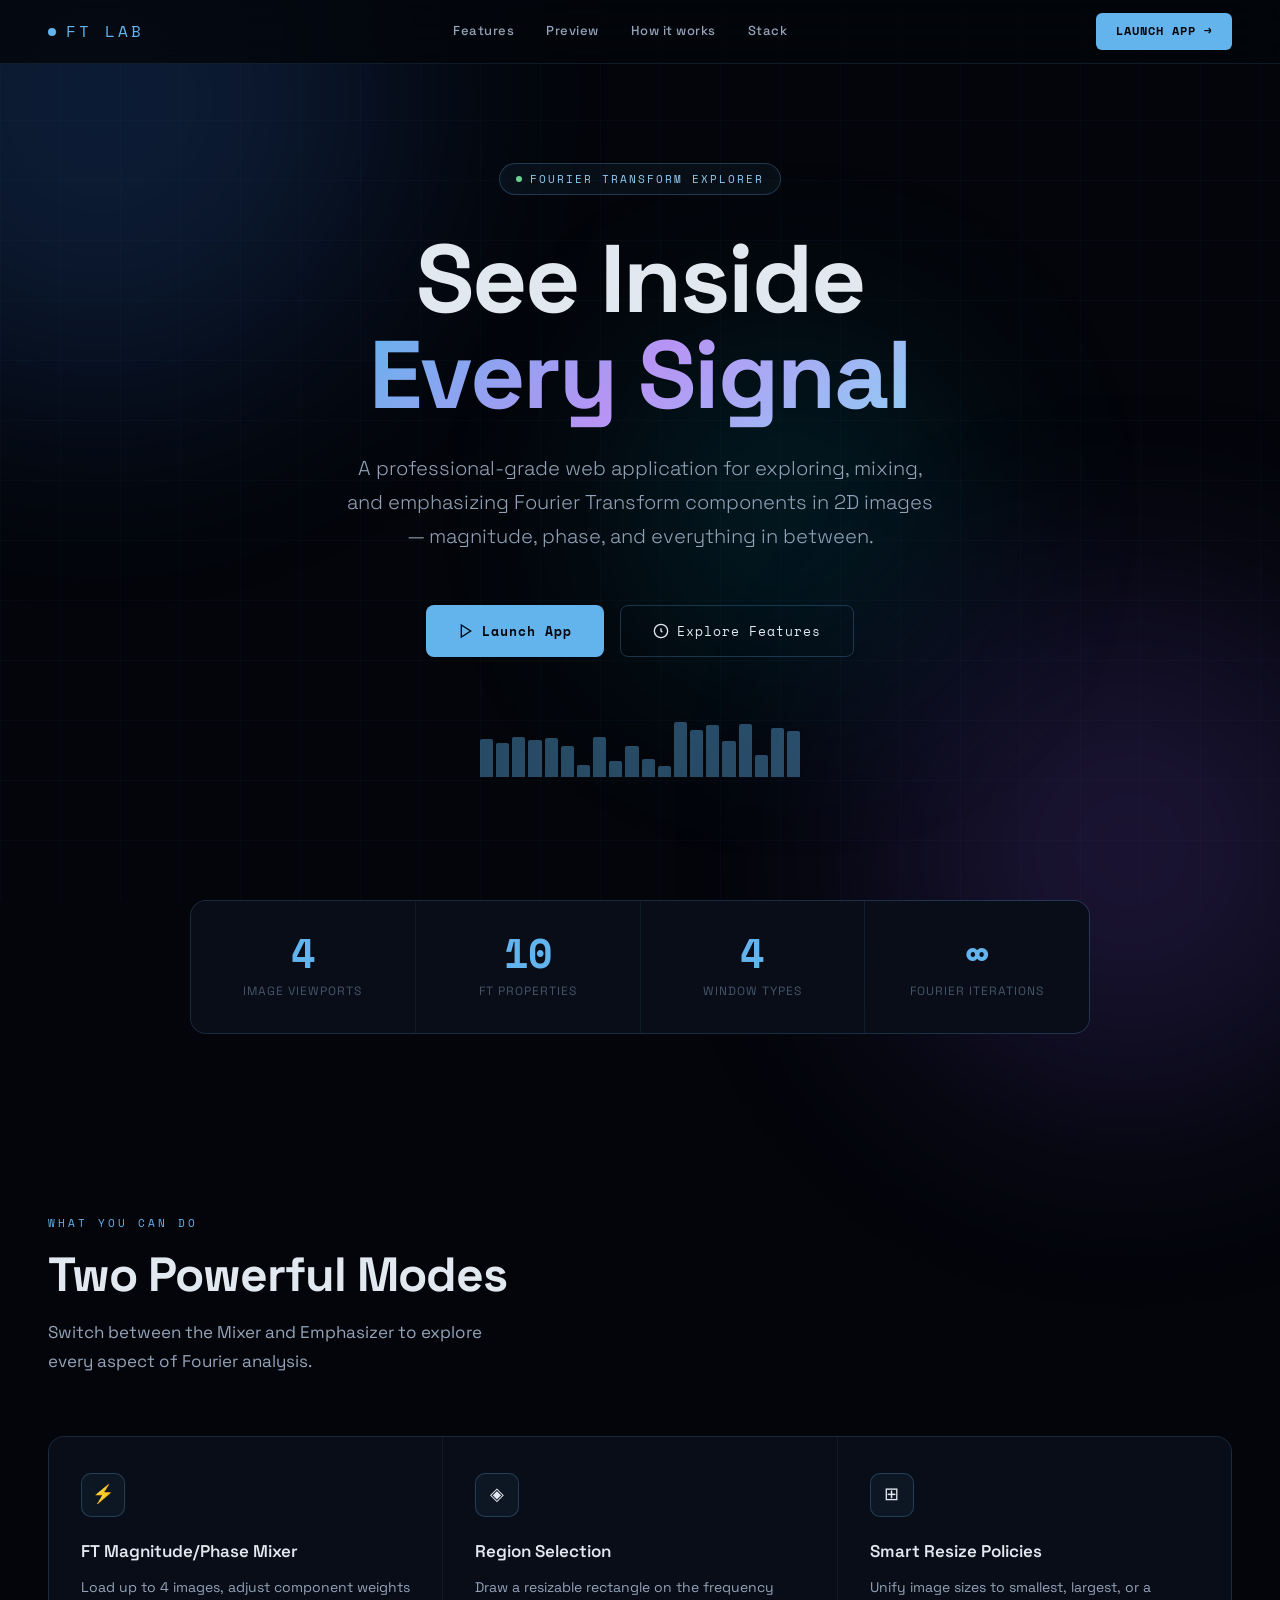
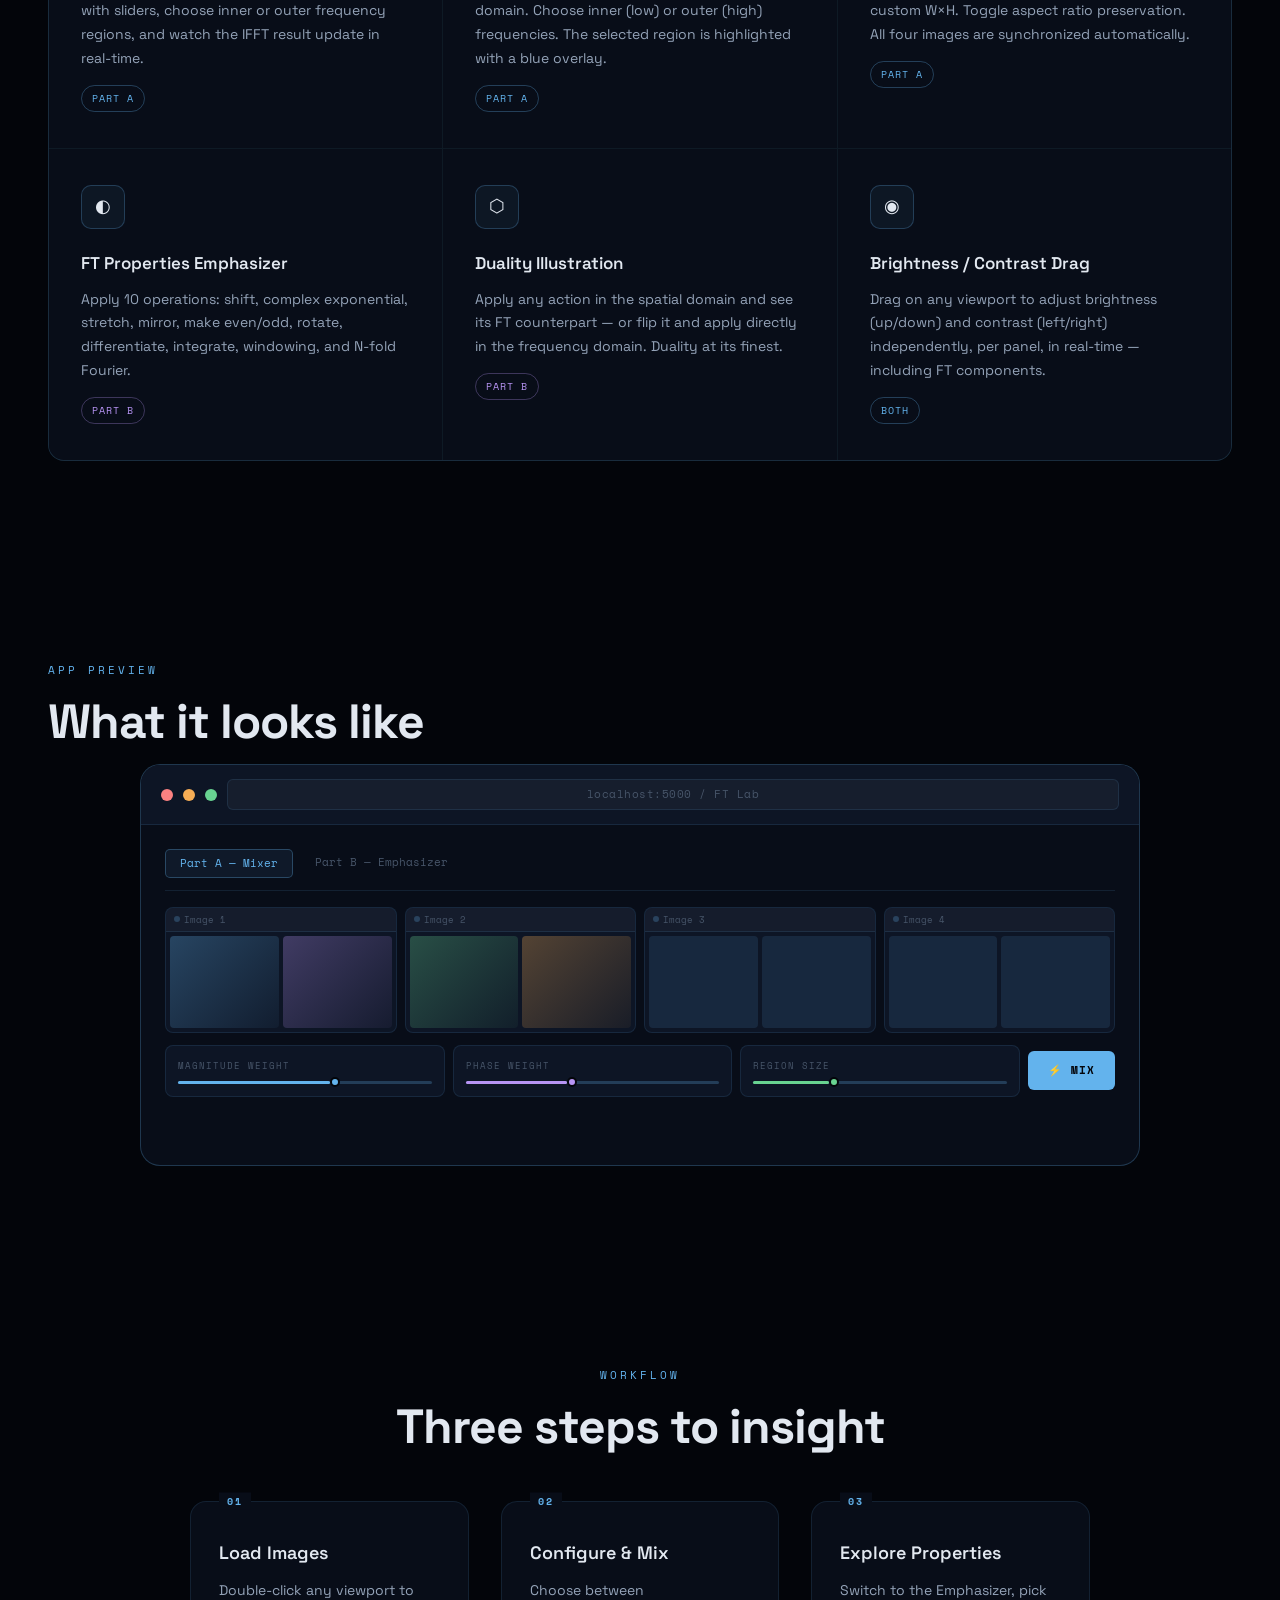
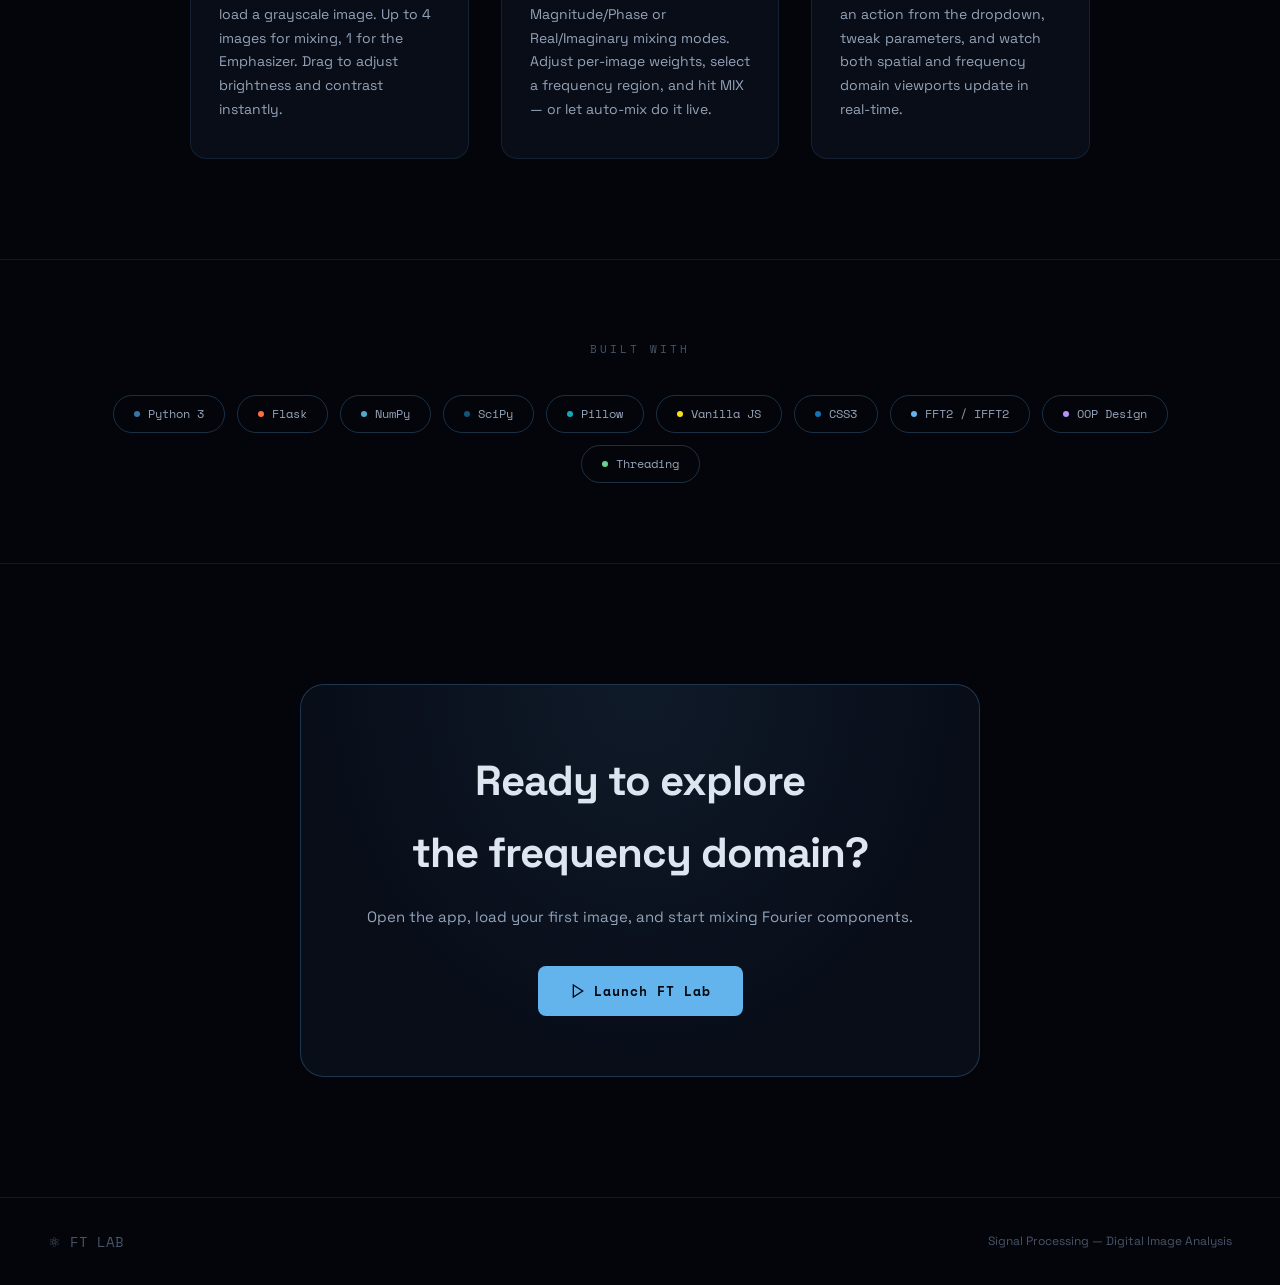
<file: templates/home.html>
<!DOCTYPE html>
<html lang="en">
<head>
  <meta charset="UTF-8"/>
  <meta name="viewport" content="width=device-width, initial-scale=1.0"/>
  <title>FT Lab — Fourier Transform Explorer</title>
  <link rel="preconnect" href="https://fonts.googleapis.com">
  <link href="https://fonts.googleapis.com/css2?family=Space+Grotesk:wght@300;400;500;600;700&family=Space+Mono:wght@400;700&display=swap" rel="stylesheet">
  <style>
    :root {
      --bg: #03050a;
      --surface: #080d18;
      --surface2: #0d1525;
      --border: rgba(99,179,237,0.12);
      --border2: rgba(99,179,237,0.25);
      --accent: #63b3ed;
      --accent2: #90cdf4;
      --purple: #b794f4;
      --purple2: #d6bcfa;
      --green: #68d391;
      --amber: #f6ad55;
      --red: #fc8181;
      --text: #e2e8f0;
      --text2: #94a3b8;
      --text3: #475569;
      --mono: 'Space Mono', monospace;
      --sans: 'Space Grotesk', sans-serif;
    }

    *, *::before, *::after { box-sizing: border-box; margin: 0; padding: 0; }

    html { scroll-behavior: smooth; }

    body {
      background: var(--bg);
      color: var(--text);
      font-family: var(--sans);
      font-size: 15px;
      line-height: 1.7;
      overflow-x: hidden;
    }

    /* ── GRID LINES BG ── */
    body::before {
      content: '';
      position: fixed; inset: 0; z-index: 0; pointer-events: none;
      background-image:
        linear-gradient(rgba(99,179,237,0.03) 1px, transparent 1px),
        linear-gradient(90deg, rgba(99,179,237,0.03) 1px, transparent 1px);
      background-size: 60px 60px;
    }

    /* ── GLOW ORBS ── */
    .orb {
      position: fixed; border-radius: 50%; pointer-events: none; z-index: 0;
      filter: blur(120px); opacity: 0.18;
    }
    .orb-1 { width: 600px; height: 600px; background: #3b82f6; top: -200px; left: -200px; }
    .orb-2 { width: 500px; height: 500px; background: #8b5cf6; bottom: -200px; right: -100px; }
    .orb-3 { width: 300px; height: 300px; background: #06b6d4; top: 40%; left: 50%; }

    /* ── NAV ── */
    nav {
      position: fixed; top: 0; left: 0; right: 0; z-index: 100;
      display: flex; align-items: center; justify-content: space-between;
      padding: 0 48px; height: 64px;
      background: rgba(3,5,10,0.8);
      border-bottom: 1px solid var(--border);
      backdrop-filter: blur(20px);
    }
    .nav-logo {
      font-family: var(--mono);
      font-size: 16px;
      color: var(--accent);
      letter-spacing: 3px;
      display: flex; align-items: center; gap: 10px;
    }
    .nav-logo-dot { width: 8px; height: 8px; border-radius: 50%; background: var(--accent); animation: pulse 2s ease-in-out infinite; }
    @keyframes pulse { 0%,100%{opacity:1;transform:scale(1)} 50%{opacity:.4;transform:scale(.7)} }

    .nav-links { display: flex; align-items: center; gap: 32px; }
    .nav-links a {
      color: var(--text2); font-size: 13px; text-decoration: none;
      letter-spacing: .5px; font-weight: 500;
      transition: color .2s;
    }
    .nav-links a:hover { color: var(--accent); }

    .nav-cta {
      background: var(--accent);
      color: #03050a;
      font-family: var(--mono); font-size: 12px; font-weight: 700;
      letter-spacing: 1px;
      padding: 8px 20px; border-radius: 6px;
      text-decoration: none;
      transition: opacity .2s, transform .1s;
    }
    .nav-cta:hover { opacity: .85; transform: translateY(-1px); }

    /* ── SECTIONS ── */
    section { position: relative; z-index: 1; }

    /* ── HERO ── */
    #hero {
      min-height: 100vh;
      display: flex; flex-direction: column;
      align-items: center; justify-content: center;
      padding: 100px 48px 60px;
      text-align: center;
    }

    .hero-badge {
      display: inline-flex; align-items: center; gap: 8px;
      border: 1px solid var(--border2);
      background: rgba(99,179,237,0.06);
      color: var(--accent2);
      font-family: var(--mono); font-size: 11px; letter-spacing: 2px;
      padding: 6px 16px; border-radius: 100px;
      margin-bottom: 36px;
    }
    .hero-badge-dot { width: 6px; height: 6px; border-radius: 50%; background: var(--green); animation: pulse 1.5s ease-in-out infinite; }

    .hero-title {
      font-size: clamp(52px, 8vw, 96px);
      font-weight: 700;
      line-height: 1;
      letter-spacing: -2px;
      margin-bottom: 28px;
    }
    .hero-title span.gradient {
      background: linear-gradient(135deg, var(--accent) 0%, var(--purple) 50%, var(--accent2) 100%);
      -webkit-background-clip: text; -webkit-text-fill-color: transparent;
      background-clip: text;
    }

    .hero-sub {
      font-size: clamp(16px, 2vw, 20px);
      color: var(--text2);
      max-width: 600px;
      margin: 0 auto 52px;
      font-weight: 300;
      line-height: 1.7;
    }

    .hero-actions { display: flex; gap: 16px; flex-wrap: wrap; justify-content: center; }

    .btn-primary {
      background: var(--accent);
      color: #03050a;
      font-family: var(--mono); font-size: 13px; font-weight: 700; letter-spacing: 1px;
      padding: 14px 32px; border-radius: 8px;
      text-decoration: none;
      display: inline-flex; align-items: center; gap: 8px;
      transition: transform .15s, opacity .15s;
    }
    .btn-primary:hover { transform: translateY(-2px); opacity: .9; }

    .btn-secondary {
      border: 1px solid var(--border2);
      color: var(--text);
      font-family: var(--mono); font-size: 13px; letter-spacing: 1px;
      padding: 14px 32px; border-radius: 8px;
      text-decoration: none;
      display: inline-flex; align-items: center; gap: 8px;
      transition: border-color .2s, background .2s;
      background: transparent;
    }
    .btn-secondary:hover { border-color: var(--accent); background: rgba(99,179,237,0.05); }

    /* ── SPECTRUM VISUALIZER ── */
    .spectrum-bar {
      display: flex; align-items: flex-end; gap: 3px;
      height: 60px; margin: 60px auto 0;
      width: 320px; opacity: .4;
    }
    .spec-col {
      flex: 1; background: var(--accent);
      border-radius: 2px 2px 0 0;
      animation: specAnim 1.8s ease-in-out infinite;
    }
    @keyframes specAnim {
      0%,100% { transform: scaleY(1); }
      50% { transform: scaleY(0.2); }
    }

    /* ── STATS ── */
    #stats {
      padding: 0 48px 80px;
    }
    .stats-grid {
      max-width: 900px; margin: 0 auto;
      display: grid; grid-template-columns: repeat(4, 1fr); gap: 1px;
      border: 1px solid var(--border);
      border-radius: 16px; overflow: hidden;
      background: var(--border);
    }
    .stat-card {
      background: var(--surface);
      padding: 32px 24px;
      text-align: center;
    }
    .stat-num {
      font-family: var(--mono); font-size: 40px; font-weight: 700;
      color: var(--accent); line-height: 1;
      margin-bottom: 8px;
    }
    .stat-label {
      font-size: 12px; color: var(--text3); letter-spacing: 1px; text-transform: uppercase;
    }

    /* ── FEATURES ── */
    #features { padding: 100px 48px; }
    .section-label {
      font-family: var(--mono); font-size: 11px; color: var(--accent);
      letter-spacing: 3px; text-transform: uppercase; margin-bottom: 16px;
    }
    .section-title {
      font-size: clamp(32px, 5vw, 48px); font-weight: 700;
      letter-spacing: -1px; line-height: 1.1;
      margin-bottom: 16px;
    }
    .section-sub { font-size: 17px; color: var(--text2); max-width: 480px; margin-bottom: 60px; }

    .features-grid {
      display: grid; grid-template-columns: repeat(3, 1fr); gap: 1px;
      background: var(--border); border-radius: 16px; overflow: hidden;
      border: 1px solid var(--border);
    }
    .feature-card {
      background: var(--surface); padding: 36px 32px;
      transition: background .2s;
    }
    .feature-card:hover { background: var(--surface2); }

    .feature-icon {
      width: 44px; height: 44px; border-radius: 10px;
      border: 1px solid var(--border2);
      display: flex; align-items: center; justify-content: center;
      margin-bottom: 20px; font-size: 18px;
      background: rgba(99,179,237,0.06);
    }
    .feature-title { font-size: 17px; font-weight: 600; margin-bottom: 10px; }
    .feature-desc { font-size: 14px; color: var(--text2); line-height: 1.7; }

    .feature-tag {
      display: inline-block;
      margin-top: 14px;
      font-family: var(--mono); font-size: 10px; letter-spacing: 1px;
      padding: 4px 10px; border-radius: 100px;
    }
    .tag-a { color: var(--accent); border: 1px solid rgba(99,179,237,0.3); }
    .tag-b { color: var(--purple); border: 1px solid rgba(183,148,244,0.3); }

    /* ── DEMO PREVIEW ── */
    #demo { padding: 100px 48px; }
    .demo-container {
      max-width: 1000px; margin: 0 auto;
      border: 1px solid var(--border2);
      border-radius: 20px; overflow: hidden;
      background: var(--surface);
    }
    .demo-topbar {
      display: flex; align-items: center; gap: 10px;
      padding: 14px 20px;
      background: var(--surface2);
      border-bottom: 1px solid var(--border);
    }
    .demo-dot { width: 12px; height: 12px; border-radius: 50%; }
    .demo-url {
      flex: 1; background: rgba(255,255,255,0.04);
      border: 1px solid var(--border);
      border-radius: 6px; padding: 5px 14px;
      font-family: var(--mono); font-size: 11px; color: var(--text3);
      text-align: center; letter-spacing: .5px;
    }
    .demo-inner { padding: 24px; min-height: 340px; }

    /* Mock viewport grid */
    .mock-grid { display: grid; grid-template-columns: repeat(4, 1fr); gap: 8px; margin-bottom: 12px; }
    .mock-vp {
      background: var(--surface2); border: 1px solid var(--border);
      border-radius: 8px; overflow: hidden;
    }
    .mock-vp-bar {
      height: 24px; background: rgba(255,255,255,0.03);
      border-bottom: 1px solid var(--border);
      display: flex; align-items: center; padding: 0 8px; gap: 4px;
    }
    .mock-vp-dot { width: 6px; height: 6px; border-radius: 50%; background: var(--border2); }
    .mock-vp-img {
      height: 100px;
      display: grid; grid-template-columns: 1fr 1fr; gap: 4px; padding: 4px;
    }
    .mock-img-block { background: var(--border); border-radius: 4px; }
    .mock-img-block.has-img {
      background: linear-gradient(135deg, rgba(99,179,237,0.2), rgba(183,148,244,0.2));
    }
    .mock-controls {
      display: flex; gap: 8px; flex-wrap: wrap;
    }
    .mock-ctrl {
      flex: 1; min-width: 120px;
      background: var(--surface2); border: 1px solid var(--border);
      border-radius: 8px; padding: 12px;
    }
    .mock-ctrl-label { font-family: var(--mono); font-size: 9px; color: var(--text3); margin-bottom: 8px; letter-spacing: 1px; text-transform: uppercase; }
    .mock-slider { width: 100%; height: 3px; background: var(--border2); border-radius: 2px; position: relative; }
    .mock-slider-fill { height: 100%; border-radius: 2px; }
    .mock-slider-thumb { width: 10px; height: 10px; border-radius: 50%; border: 2px solid var(--bg); position: absolute; top: 50%; transform: translateY(-50%); }

    /* ── HOW IT WORKS ── */
    #how { padding: 100px 48px; }
    .steps-grid {
      display: grid; grid-template-columns: repeat(3, 1fr); gap: 32px;
      max-width: 900px; margin: 0 auto;
    }
    .step-card {
      position: relative; padding: 36px 28px;
      border: 1px solid var(--border);
      border-radius: 16px; background: var(--surface);
    }
    .step-num {
      position: absolute; top: -1px; left: 28px;
      font-family: var(--mono); font-size: 10px; font-weight: 700;
      color: var(--accent); letter-spacing: 2px;
      background: var(--surface); padding: 0 8px;
      transform: translateY(-50%);
    }
    .step-title { font-size: 18px; font-weight: 600; margin-bottom: 10px; }
    .step-desc { font-size: 14px; color: var(--text2); }

    /* ── TECH STACK ── */
    #tech { padding: 80px 48px; border-top: 1px solid var(--border); border-bottom: 1px solid var(--border); }
    .tech-label { font-family: var(--mono); font-size: 11px; color: var(--text3); letter-spacing: 3px; text-align: center; margin-bottom: 36px; text-transform: uppercase; }
    .tech-pills { display: flex; flex-wrap: wrap; gap: 12px; justify-content: center; }
    .tech-pill {
      border: 1px solid var(--border2);
      color: var(--text2); font-family: var(--mono); font-size: 12px;
      padding: 8px 20px; border-radius: 100px;
      display: flex; align-items: center; gap: 8px;
      transition: border-color .2s, color .2s;
    }
    .tech-pill:hover { border-color: var(--accent); color: var(--accent); }
    .tech-pill-dot { width: 6px; height: 6px; border-radius: 50%; }

    /* ── CTA ── */
    #cta {
      padding: 120px 48px;
      text-align: center;
    }
    .cta-box {
      max-width: 680px; margin: 0 auto;
      border: 1px solid var(--border2);
      border-radius: 24px;
      padding: 60px 48px;
      background: var(--surface);
      position: relative; overflow: hidden;
    }
    .cta-box::before {
      content: '';
      position: absolute; inset: 0;
      background: radial-gradient(ellipse at 50% 0%, rgba(99,179,237,0.08) 0%, transparent 70%);
      pointer-events: none;
    }
    .cta-title { font-size: clamp(28px, 4vw, 42px); font-weight: 700; letter-spacing: -1px; margin-bottom: 16px; }
    .cta-sub { color: var(--text2); margin-bottom: 36px; }

    /* ── FOOTER ── */
    footer {
      padding: 32px 48px;
      border-top: 1px solid var(--border);
      display: flex; align-items: center; justify-content: space-between;
    }
    .footer-logo { font-family: var(--mono); font-size: 14px; color: var(--text3); }
    .footer-copy { font-size: 12px; color: var(--text3); }

    /* ── ANIMATIONS ── */
    .fade-in { opacity: 0; transform: translateY(24px); transition: opacity .7s ease, transform .7s ease; }
    .fade-in.visible { opacity: 1; transform: translateY(0); }

    /* ── RESPONSIVE ── */
    @media (max-width: 900px) {
      nav { padding: 0 24px; }
      .nav-links { display: none; }
      #hero { padding: 100px 24px 60px; }
      .stats-grid { grid-template-columns: repeat(2, 1fr); }
      .features-grid { grid-template-columns: 1fr; }
      .steps-grid { grid-template-columns: 1fr; }
      .mock-grid { grid-template-columns: repeat(2, 1fr); }
      #features, #demo, #how, #cta { padding: 60px 24px; }
    }
  </style>
</head>
<body>

<!-- Glow orbs -->
<div class="orb orb-1"></div>
<div class="orb orb-2"></div>
<div class="orb orb-3"></div>

<!-- ── NAV ── -->
<nav>
  <div class="nav-logo">
    <div class="nav-logo-dot"></div>
    FT LAB
  </div>
  <div class="nav-links">
    <a href="#features">Features</a>
    <a href="#demo">Preview</a>
    <a href="#how">How it works</a>
    <a href="#tech">Stack</a>
  </div>
  <a href="/app" class="nav-cta">LAUNCH APP →</a>
</nav>

<!-- ── HERO ── -->
<section id="hero">
  <div class="hero-badge">
    <div class="hero-badge-dot"></div>
    FOURIER TRANSFORM EXPLORER
  </div>

  <h1 class="hero-title fade-in">
    See Inside<br>
    <span class="gradient">Every Signal</span>
  </h1>

  <p class="hero-sub fade-in">
    A professional-grade web application for exploring, mixing, and emphasizing
    Fourier Transform components in 2D images — magnitude, phase, and everything in between.
  </p>

  <div class="hero-actions fade-in">
    <a href="/app" class="btn-primary">
      <svg width="16" height="16" viewBox="0 0 24 24" fill="none" stroke="currentColor" stroke-width="2"><polygon points="5 3 19 12 5 21 5 3"/></svg>
      Launch App
    </a>
    <a href="#features" class="btn-secondary">
      <svg width="16" height="16" viewBox="0 0 24 24" fill="none" stroke="currentColor" stroke-width="2"><circle cx="12" cy="12" r="10"/><polyline points="12 8 12 12 14 14"/></svg>
      Explore Features
    </a>
  </div>

  <!-- Animated spectrum bars -->
  <div class="spectrum-bar">
    <div class="spec-col" style="height:30%;animation-delay:0s"></div>
    <div class="spec-col" style="height:60%;animation-delay:.1s"></div>
    <div class="spec-col" style="height:90%;animation-delay:.2s"></div>
    <div class="spec-col" style="height:45%;animation-delay:.3s"></div>
    <div class="spec-col" style="height:75%;animation-delay:.4s"></div>
    <div class="spec-col" style="height:100%;animation-delay:.5s"></div>
    <div class="spec-col" style="height:55%;animation-delay:.6s"></div>
    <div class="spec-col" style="height:80%;animation-delay:.7s"></div>
    <div class="spec-col" style="height:35%;animation-delay:.8s"></div>
    <div class="spec-col" style="height:65%;animation-delay:.9s"></div>
    <div class="spec-col" style="height:20%;animation-delay:1s"></div>
    <div class="spec-col" style="height:50%;animation-delay:1.1s"></div>
    <div class="spec-col" style="height:85%;animation-delay:1.2s"></div>
    <div class="spec-col" style="height:40%;animation-delay:1.3s"></div>
    <div class="spec-col" style="height:70%;animation-delay:1.4s"></div>
    <div class="spec-col" style="height:25%;animation-delay:1.5s"></div>
    <div class="spec-col" style="height:95%;animation-delay:1.6s"></div>
    <div class="spec-col" style="height:50%;animation-delay:1.7s"></div>
    <div class="spec-col" style="height:15%;animation-delay:1.8s"></div>
    <div class="spec-col" style="height:60%;animation-delay:1.9s"></div>
  </div>
</section>

<!-- ── STATS ── -->
<section id="stats">
  <div class="stats-grid fade-in">
    <div class="stat-card">
      <div class="stat-num">4</div>
      <div class="stat-label">Image Viewports</div>
    </div>
    <div class="stat-card">
      <div class="stat-num">10</div>
      <div class="stat-label">FT Properties</div>
    </div>
    <div class="stat-card">
      <div class="stat-num">4</div>
      <div class="stat-label">Window Types</div>
    </div>
    <div class="stat-card">
      <div class="stat-num">∞</div>
      <div class="stat-label">Fourier Iterations</div>
    </div>
  </div>
</section>

<!-- ── FEATURES ── -->
<section id="features">
  <div class="section-label">What you can do</div>
  <h2 class="section-title fade-in">Two Powerful Modes</h2>
  <p class="section-sub fade-in">Switch between the Mixer and Emphasizer to explore every aspect of Fourier analysis.</p>

  <div class="features-grid fade-in">
    <div class="feature-card">
      <div class="feature-icon">⚡</div>
      <div class="feature-title">FT Magnitude/Phase Mixer</div>
      <div class="feature-desc">Load up to 4 images, adjust component weights with sliders, choose inner or outer frequency regions, and watch the IFFT result update in real-time.</div>
      <span class="feature-tag tag-a">PART A</span>
    </div>
    <div class="feature-card">
      <div class="feature-icon">◈</div>
      <div class="feature-title">Region Selection</div>
      <div class="feature-desc">Draw a resizable rectangle on the frequency domain. Choose inner (low) or outer (high) frequencies. The selected region is highlighted with a blue overlay.</div>
      <span class="feature-tag tag-a">PART A</span>
    </div>
    <div class="feature-card">
      <div class="feature-icon">⊞</div>
      <div class="feature-title">Smart Resize Policies</div>
      <div class="feature-desc">Unify image sizes to smallest, largest, or a custom W×H. Toggle aspect ratio preservation. All four images are synchronized automatically.</div>
      <span class="feature-tag tag-a">PART A</span>
    </div>
    <div class="feature-card">
      <div class="feature-icon">◐</div>
      <div class="feature-title">FT Properties Emphasizer</div>
      <div class="feature-desc">Apply 10 operations: shift, complex exponential, stretch, mirror, make even/odd, rotate, differentiate, integrate, windowing, and N-fold Fourier.</div>
      <span class="feature-tag tag-b">PART B</span>
    </div>
    <div class="feature-card">
      <div class="feature-icon">⬡</div>
      <div class="feature-title">Duality Illustration</div>
      <div class="feature-desc">Apply any action in the spatial domain and see its FT counterpart — or flip it and apply directly in the frequency domain. Duality at its finest.</div>
      <span class="feature-tag tag-b">PART B</span>
    </div>
    <div class="feature-card">
      <div class="feature-icon">◉</div>
      <div class="feature-title">Brightness / Contrast Drag</div>
      <div class="feature-desc">Drag on any viewport to adjust brightness (up/down) and contrast (left/right) independently, per panel, in real-time — including FT components.</div>
      <span class="feature-tag tag-a">BOTH</span>
    </div>
  </div>
</section>

<!-- ── DEMO PREVIEW ── -->
<section id="demo">
  <div class="section-label">App Preview</div>
  <h2 class="section-title fade-in">What it looks like</h2>

  <div class="demo-container fade-in">
    <div class="demo-topbar">
      <div class="demo-dot" style="background:#fc8181"></div>
      <div class="demo-dot" style="background:#f6ad55"></div>
      <div class="demo-dot" style="background:#68d391"></div>
      <div class="demo-url">localhost:5000 / FT Lab</div>
    </div>
    <div class="demo-inner">
      <!-- Mock header tabs -->
      <div style="display:flex;gap:8px;margin-bottom:16px;border-bottom:1px solid var(--border);padding-bottom:12px">
        <div style="font-family:var(--mono);font-size:11px;color:var(--accent);border:1px solid rgba(99,179,237,0.3);padding:4px 14px;border-radius:5px;background:rgba(99,179,237,0.08)">Part A — Mixer</div>
        <div style="font-family:var(--mono);font-size:11px;color:var(--text3);padding:4px 14px;border-radius:5px">Part B — Emphasizer</div>
      </div>
      <!-- Mock 4 viewports -->
      <div class="mock-grid">
        <div class="mock-vp">
          <div class="mock-vp-bar">
            <div class="mock-vp-dot"></div>
            <span style="font-family:var(--mono);font-size:9px;color:var(--text3)">Image 1</span>
          </div>
          <div class="mock-vp-img">
            <div class="mock-img-block has-img" style="background:linear-gradient(135deg,rgba(99,179,237,0.3),rgba(99,179,237,0.05))"></div>
            <div class="mock-img-block has-img" style="background:linear-gradient(135deg,rgba(183,148,244,0.3),rgba(183,148,244,0.05))"></div>
          </div>
        </div>
        <div class="mock-vp">
          <div class="mock-vp-bar">
            <div class="mock-vp-dot"></div>
            <span style="font-family:var(--mono);font-size:9px;color:var(--text3)">Image 2</span>
          </div>
          <div class="mock-vp-img">
            <div class="mock-img-block has-img" style="background:linear-gradient(135deg,rgba(104,211,145,0.3),rgba(104,211,145,0.05))"></div>
            <div class="mock-img-block has-img" style="background:linear-gradient(135deg,rgba(246,173,85,0.3),rgba(246,173,85,0.05))"></div>
          </div>
        </div>
        <div class="mock-vp">
          <div class="mock-vp-bar">
            <div class="mock-vp-dot"></div>
            <span style="font-family:var(--mono);font-size:9px;color:var(--text3)">Image 3</span>
          </div>
          <div class="mock-vp-img">
            <div class="mock-img-block"></div>
            <div class="mock-img-block"></div>
          </div>
        </div>
        <div class="mock-vp">
          <div class="mock-vp-bar">
            <div class="mock-vp-dot"></div>
            <span style="font-family:var(--mono);font-size:9px;color:var(--text3)">Image 4</span>
          </div>
          <div class="mock-vp-img">
            <div class="mock-img-block"></div>
            <div class="mock-img-block"></div>
          </div>
        </div>
      </div>
      <!-- Mock controls -->
      <div class="mock-controls">
        <div class="mock-ctrl">
          <div class="mock-ctrl-label">Magnitude Weight</div>
          <div class="mock-slider"><div class="mock-slider-fill" style="width:60%;background:var(--accent)"></div><div class="mock-slider-thumb" style="left:60%;background:var(--accent)"></div></div>
        </div>
        <div class="mock-ctrl">
          <div class="mock-ctrl-label">Phase Weight</div>
          <div class="mock-slider"><div class="mock-slider-fill" style="width:40%;background:var(--purple)"></div><div class="mock-slider-thumb" style="left:40%;background:var(--purple)"></div></div>
        </div>
        <div class="mock-ctrl">
          <div class="mock-ctrl-label">Region Size</div>
          <div class="mock-slider"><div class="mock-slider-fill" style="width:30%;background:var(--green)"></div><div class="mock-slider-thumb" style="left:30%;background:var(--green)"></div></div>
        </div>
        <div style="display:flex;align-items:center;gap:8px;flex:0 0 auto">
          <div style="background:var(--accent);color:var(--bg);font-family:var(--mono);font-size:11px;font-weight:700;padding:10px 20px;border-radius:6px;letter-spacing:1px">⚡ MIX</div>
        </div>
      </div>
    </div>
  </div>
</section>

<!-- ── HOW IT WORKS ── -->
<section id="how">
  <div style="max-width:900px;margin:0 auto;text-align:center">
    <div class="section-label">Workflow</div>
    <h2 class="section-title fade-in">Three steps to insight</h2>
  </div>
  <div class="steps-grid fade-in" style="margin-top:48px">
    <div class="step-card">
      <div class="step-num">01</div>
      <div class="step-title">Load Images</div>
      <div class="step-desc">Double-click any viewport to load a grayscale image. Up to 4 images for mixing, 1 for the Emphasizer. Drag to adjust brightness and contrast instantly.</div>
    </div>
    <div class="step-card">
      <div class="step-num">02</div>
      <div class="step-title">Configure & Mix</div>
      <div class="step-desc">Choose between Magnitude/Phase or Real/Imaginary mixing modes. Adjust per-image weights, select a frequency region, and hit MIX — or let auto-mix do it live.</div>
    </div>
    <div class="step-card">
      <div class="step-num">03</div>
      <div class="step-title">Explore Properties</div>
      <div class="step-desc">Switch to the Emphasizer, pick an action from the dropdown, tweak parameters, and watch both spatial and frequency domain viewports update in real-time.</div>
    </div>
  </div>
</section>

<!-- ── TECH STACK ── -->
<section id="tech">
  <div class="tech-label">Built with</div>
  <div class="tech-pills">
    <div class="tech-pill"><div class="tech-pill-dot" style="background:#3776ab"></div>Python 3</div>
    <div class="tech-pill"><div class="tech-pill-dot" style="background:#ff6e42"></div>Flask</div>
    <div class="tech-pill"><div class="tech-pill-dot" style="background:#4dabcf"></div>NumPy</div>
    <div class="tech-pill"><div class="tech-pill-dot" style="background:#11557c"></div>SciPy</div>
    <div class="tech-pill"><div class="tech-pill-dot" style="background:#11a9ba"></div>Pillow</div>
    <div class="tech-pill"><div class="tech-pill-dot" style="background:#f7df1e"></div>Vanilla JS</div>
    <div class="tech-pill"><div class="tech-pill-dot" style="background:#1572b6"></div>CSS3</div>
    <div class="tech-pill"><div class="tech-pill-dot" style="background:#63b3ed"></div>FFT2 / IFFT2</div>
    <div class="tech-pill"><div class="tech-pill-dot" style="background:#b794f4"></div>OOP Design</div>
    <div class="tech-pill"><div class="tech-pill-dot" style="background:#68d391"></div>Threading</div>
  </div>
</section>

<!-- ── CTA ── -->
<section id="cta">
  <div class="cta-box fade-in">
    <h2 class="cta-title">Ready to explore<br>the frequency domain?</h2>
    <p class="cta-sub">Open the app, load your first image, and start mixing Fourier components.</p>
    <a href="/app" class="btn-primary" style="margin:0 auto;width:fit-content">
      <svg width="16" height="16" viewBox="0 0 24 24" fill="none" stroke="currentColor" stroke-width="2"><polygon points="5 3 19 12 5 21 5 3"/></svg>
      Launch FT Lab
    </a>
  </div>
</section>

<!-- ── FOOTER ── -->
<footer>
  <div class="footer-logo">⚛ FT LAB</div>
  <div class="footer-copy">Signal Processing — Digital Image Analysis</div>
</footer>

<script>
// Intersection Observer for fade-in animations
const observer = new IntersectionObserver((entries) => {
  entries.forEach((entry, i) => {
    if (entry.isIntersecting) {
      setTimeout(() => entry.target.classList.add('visible'), i * 80);
      observer.unobserve(entry.target);
    }
  });
}, { threshold: 0.1 });

document.querySelectorAll('.fade-in').forEach(el => observer.observe(el));

// Stagger spectrum bars with random heights
document.querySelectorAll('.spec-col').forEach(col => {
  const h = Math.random() * 80 + 15;
  col.style.height = h + '%';
  setInterval(() => {
    const newH = Math.random() * 80 + 15;
    col.style.height = newH + '%';
  }, Math.random() * 1000 + 800);
});
</script>
</body>
</html>
</file>
